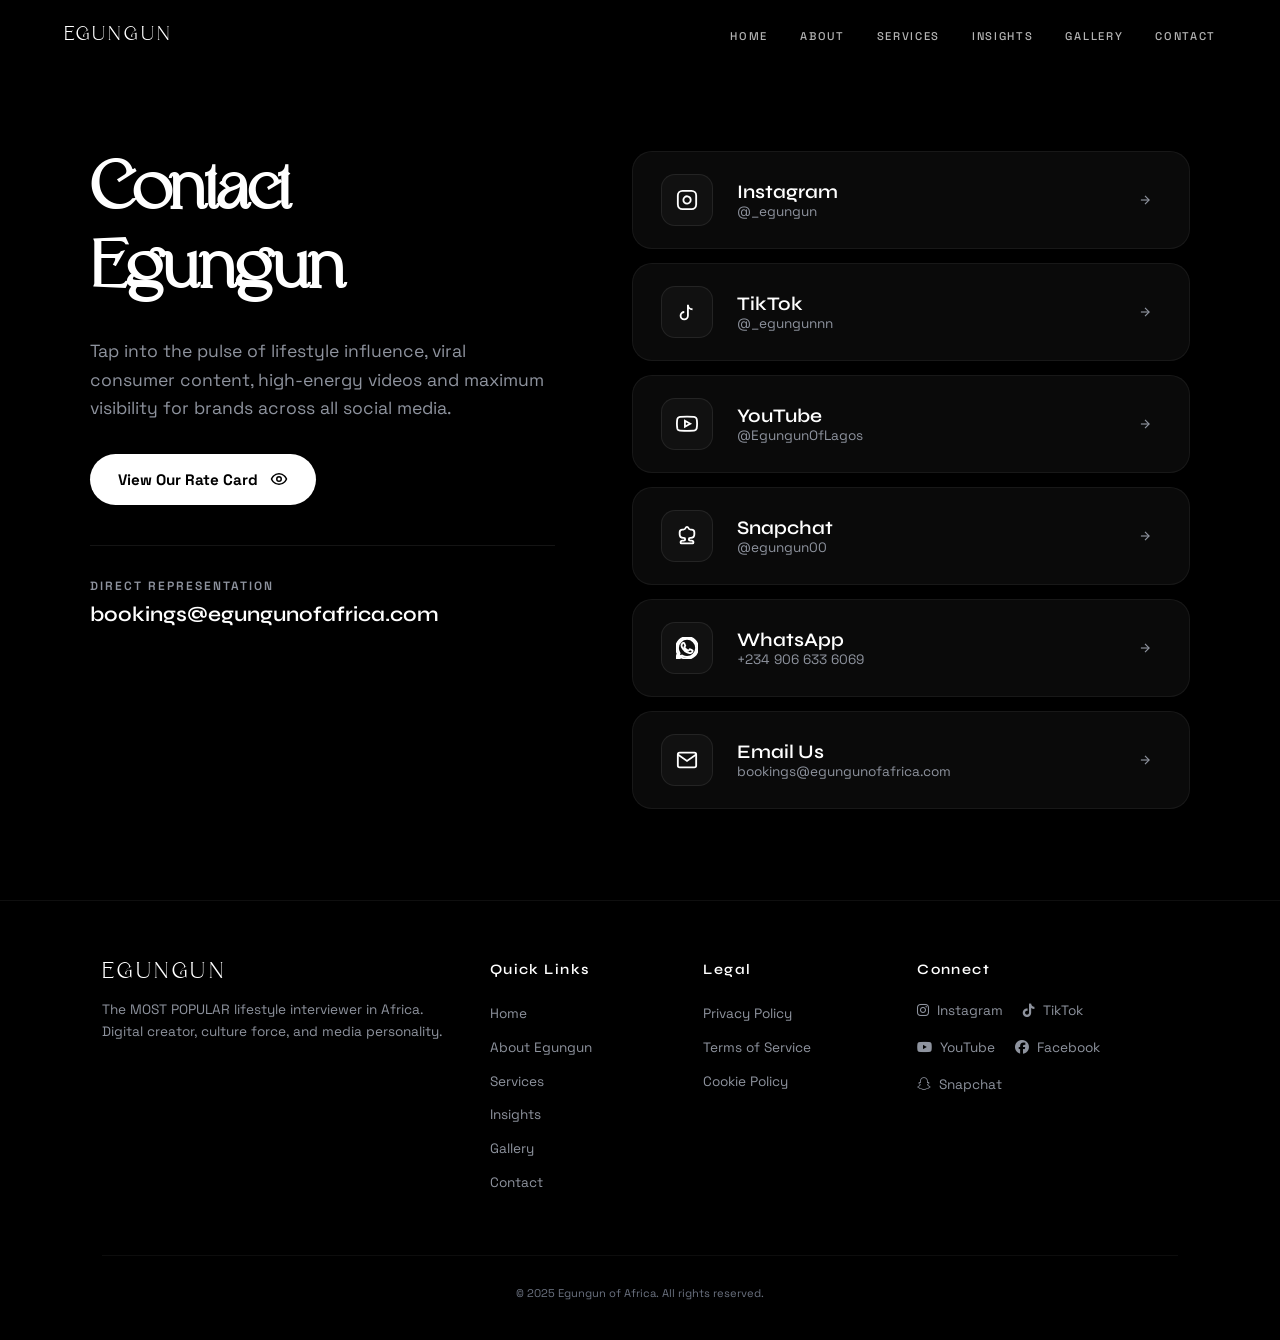
<file: contact.html>
<!DOCTYPE html>
<html lang="en">
<head>
  <meta charset="UTF-8">
  <meta name="viewport" content="width=device-width, initial-scale=1.0, viewport-fit=cover, user-scalable=yes">
  <title>Contact | Egungun of Africa</title>
  
  <link href="https://fonts.googleapis.com/css2?family=Space+Grotesk:wght@300;400;500;600;700&family=Syne:wght@400;500;600;700;800&family=Clash+Display:wght@400;500;600;700&display=swap" rel="stylesheet">
  <link rel="stylesheet" href="https://cdnjs.cloudflare.com/ajax/libs/font-awesome/6.4.0/css/all.min.css">
  
  <style>
    @font-face {
      font-family: 'Milchella';
      src: url('fonts/Milchella-Regular.ttf') format('truetype');
      font-weight: normal;
      font-style: normal;
      font-display: swap;
    }

    * {
      margin: 0;
      padding: 0;
      box-sizing: border-box;
    }

    html {
      scroll-behavior: smooth;
      overflow-x: hidden;
      width: 100%;
    }

    body {
      background: #000000;
      color: #ffffff;
      font-family: 'Space Grotesk', sans-serif;
      overflow-x: hidden;
      width: 100%;
    }

    /* REVEAL ANIMATIONS */
    .reveal {
      opacity: 0;
      transform: translateY(40px);
      transition: all 0.8s cubic-bezier(0.25, 0.46, 0.45, 0.94);
    }
    .reveal.active {
      opacity: 1;
      transform: translateY(0);
    }
    .reveal-left {
      opacity: 0;
      transform: translateX(-40px);
      transition: all 0.8s cubic-bezier(0.25, 0.46, 0.45, 0.94);
    }
    .reveal-left.active {
      opacity: 1;
      transform: translateX(0);
    }
    .reveal-right {
      opacity: 0;
      transform: translateX(40px);
      transition: all 0.8s cubic-bezier(0.25, 0.46, 0.45, 0.94);
    }
    .reveal-right.active {
      opacity: 1;
      transform: translateX(0);
    }
    .delay-1 { transition-delay: 0.1s; }
    .delay-2 { transition-delay: 0.2s; }
    .delay-3 { transition-delay: 0.3s; }
    .delay-4 { transition-delay: 0.4s; }
    .delay-5 { transition-delay: 0.5s; }

    /* NAVIGATION */
    .nav {
      position: fixed;
      top: 0;
      left: 0;
      width: 100%;
      padding: 1.5rem 4rem;
      display: flex;
      justify-content: space-between;
      align-items: center;
      z-index: 1000;
      background: transparent;
      transition: all 0.5s ease;
    }
    .nav.scrolled {
      background: #000000;
      backdrop-filter: blur(10px);
      border-bottom: 1px solid rgba(255,255,255,0.1);
      padding: 1rem 4rem;
    }
    .nav__logo {
      font-family: 'Milchella', 'Syne', serif;
      font-size: 1.3rem;
      letter-spacing: 0.15em;
      color: #ffffff;
      text-decoration: none;
    }
    .nav__links {
      display: flex;
      gap: 2rem;
      list-style: none;
    }
    .nav__links a {
      color: #ffffff;
      text-decoration: none;
      font-size: 0.7rem;
      letter-spacing: 0.15em;
      text-transform: uppercase;
      font-weight: 500;
      opacity: 0.7;
      transition: all 0.3s ease;
    }
    .nav__links a:hover { opacity: 1; }
    .nav__hamburger {
      display: none;
      flex-direction: column;
      gap: 6px;
      cursor: pointer;
    }
    .nav__hamburger span {
      width: 28px;
      height: 2px;
      background: #ffffff;
      transition: all 0.3s ease;
    }

    /* CONTACT WRAPPER */
    .contact-wrapper {
      width: 100%;
      min-height: 100vh;
      padding: clamp(100px, 12vw, 140px) clamp(16px, 5vw, 24px) 80px;
      display: flex;
      align-items: center;
      justify-content: center;
    }
    .contact-container {
      width: 100%;
      max-width: 1100px;
      margin: 0 auto;
      display: flex;
      flex-wrap: wrap;
      gap: clamp(40px, 6vw, 80px);
      align-items: flex-start;
    }

    /* BRAND SIDEBAR */
    .brand-sidebar {
      flex: 1;
      min-width: 250px;
    }
    .contact-title {
      font-family: 'Milchella', 'Syne', serif;
      font-size: clamp(2.8rem, 8vw, 4.5rem);
      font-weight: 700;
      letter-spacing: -0.02em;
      line-height: 1.1;
      color: #ffffff;
      margin-bottom: clamp(20px, 4vw, 28px);
    }
    .contact-desc {
      font-family: 'Space Grotesk', sans-serif;
      font-size: clamp(1rem, 3vw, 1.1rem);
      color: #8e939e;
      line-height: 1.6;
      margin-bottom: 32px;
    }

    /* RATE CARD BUTTON */
    .rate-card-btn {
      display: inline-flex;
      align-items: center;
      gap: 12px;
      background: #ffffff;
      color: #000000;
      text-decoration: none;
      padding: clamp(14px, 2vw, 16px) clamp(24px, 4vw, 28px);
      border-radius: 40px;
      font-family: 'Space Grotesk', sans-serif;
      font-weight: 700;
      font-size: clamp(0.85rem, 2.5vw, 0.95rem);
      margin-bottom: 40px;
      cursor: pointer;
      border: none;
      width: fit-content;
      transition: all 0.4s ease;
    }
    .rate-card-btn:hover {
      background: #cccccc;
      transform: translateY(-3px);
      gap: 16px;
    }
    .rate-card-icon {
      width: 18px;
      height: 18px;
      stroke: #000000;
      stroke-width: 2;
      fill: none;
    }

    /* BOOKING DIRECT */
    .booking-direct {
      padding-top: 32px;
      border-top: 1px solid rgba(255,255,255,0.08);
    }
    .booking-label {
      font-family: 'Space Grotesk', sans-serif;
      font-size: 0.75rem;
      text-transform: uppercase;
      letter-spacing: 2px;
      font-weight: 600;
      color: #8e939e;
      margin-bottom: 8px;
    }
    .booking-email {
      font-family: 'Clash Display', 'Syne', sans-serif;
      font-size: clamp(1rem, 4vw, 1.3rem);
      font-weight: 600;
      color: #ffffff;
      text-decoration: none;
      word-break: break-all;
      transition: opacity 0.3s ease;
      display: inline-block;
    }
    .booking-email:hover { opacity: 0.7; }

    /* SOCIAL GRID */
    .social-grid {
      flex: 1.2;
      min-width: 280px;
      display: flex;
      flex-direction: column;
      gap: 14px;
    }
    .social-card {
      display: flex;
      align-items: center;
      justify-content: space-between;
      padding: clamp(16px, 3vw, 22px) clamp(20px, 4vw, 28px);
      border-radius: 20px;
      background: #0a0a0a;
      border: 1px solid rgba(255,255,255,0.06);
      text-decoration: none;
      color: inherit;
      transition: all 0.4s ease;
      width: 100%;
      cursor: pointer;
    }
    .social-card:hover {
      background: #111112;
      border-color: rgba(255,255,255,0.2);
      transform: translateX(5px);
    }
    .social-meta {
      display: flex;
      align-items: center;
      gap: clamp(16px, 3vw, 24px);
      flex: 1;
    }
    .icon-box {
      display: flex;
      align-items: center;
      justify-content: center;
      width: clamp(44px, 8vw, 52px);
      height: clamp(44px, 8vw, 52px);
      border-radius: 14px;
      background: #111111;
      border: 1px solid rgba(255,255,255,0.08);
      flex-shrink: 0;
      transition: all 0.3s ease;
    }
    .social-card:hover .icon-box {
      background: #ffffff;
    }
    .social-card:hover .network-svg {
      stroke: #000000;
    }
    .network-svg {
      width: clamp(18px, 4vw, 22px);
      height: clamp(18px, 4vw, 22px);
      fill: none;
      stroke: #ffffff;
      stroke-width: 2;
      transition: stroke 0.3s ease;
    }
    .profile-text h3 {
      font-family: 'Clash Display', 'Syne', sans-serif;
      font-size: clamp(1rem, 3.5vw, 1.2rem);
      font-weight: 600;
      color: #ffffff;
    }
    .profile-text p {
      font-family: 'Space Grotesk', sans-serif;
      font-size: clamp(0.75rem, 2.5vw, 0.85rem);
      color: #8e939e;
      font-weight: 400;
    }
    .arrow-indicator {
      display: flex;
      align-items: center;
      justify-content: center;
      width: 32px;
      height: 32px;
      flex-shrink: 0;
    }
    .arrow-svg {
      width: 14px;
      height: 14px;
      stroke: #8e939e;
      stroke-width: 2;
      fill: none;
      transition: stroke 0.3s ease, transform 0.3s ease;
    }
    .social-card:hover .arrow-svg {
      stroke: #ffffff;
      transform: translateX(3px);
    }

    /* FOOTER */
    .footer {
      background: #000000;
      border-top: 1px solid rgba(255,255,255,0.06);
      padding: 60px 8% 40px;
    }
    .footer-container {
      max-width: 1200px;
      margin: 0 auto;
    }
    .footer-grid {
      display: grid;
      grid-template-columns: 2fr 1fr 1fr 1.5fr;
      gap: 40px;
      margin-bottom: 50px;
    }
    .footer-brand .footer-logo {
      font-family: 'Milchella', 'Syne', serif;
      font-size: 1.5rem;
      letter-spacing: 0.15em;
      color: #ffffff;
      margin-bottom: 1rem;
      display: inline-block;
      text-decoration: none;
    }
    .footer-brand p {
      font-family: 'Space Grotesk', sans-serif;
      font-size: 0.85rem;
      color: #8e939e;
      line-height: 1.6;
    }
    .footer-col h4 {
      font-family: 'Clash Display', 'Syne', sans-serif;
      font-size: 0.9rem;
      font-weight: 600;
      letter-spacing: 0.1em;
      margin-bottom: 1.5rem;
      color: #ffffff;
    }
    .footer-col ul {
      list-style: none;
    }
    .footer-col li {
      margin-bottom: 0.8rem;
    }
    .footer-col a {
      font-family: 'Space Grotesk', sans-serif;
      color: #8e939e;
      text-decoration: none;
      font-size: 0.85rem;
      transition: all 0.3s ease;
    }
    .footer-col a:hover {
      color: #ffffff;
      transform: translateX(3px);
      display: inline-block;
    }
    .social-links {
      display: flex;
      gap: 20px;
      flex-wrap: wrap;
    }
    .social-link {
      display: inline-flex;
      align-items: center;
      gap: 8px;
      color: #8e939e;
      text-decoration: none;
      font-family: 'Space Grotesk', sans-serif;
      font-size: 0.8rem;
      transition: all 0.3s ease;
    }
    .social-link:hover {
      color: #ffffff;
      transform: translateY(-2px);
    }
    .footer-bottom {
      text-align: center;
      padding-top: 30px;
      border-top: 1px solid rgba(255,255,255,0.05);
      font-family: 'Space Grotesk', sans-serif;
      font-size: 0.7rem;
      color: #6b7280;
    }

    /* RESPONSIVE */
    @media (max-width: 968px) {
      .nav { padding: 1.5rem 2rem; }
      .nav.scrolled { padding: 1rem 2rem; }
      .nav__hamburger { display: flex; }
      .nav__links {
        position: fixed;
        top: 70px;
        left: -100%;
        width: 100%;
        height: calc(100vh - 70px);
        background: #000000;
        flex-direction: column;
        align-items: center;
        justify-content: center;
        transition: left 0.4s;
        gap: 2rem;
      }
      .nav__links.active { left: 0; }
      .contact-container { flex-direction: column; gap: 40px; }
      .brand-sidebar, .social-grid { width: 100%; flex: auto; }
      .rate-card-btn { width: 100%; justify-content: center; }
      .footer-grid { grid-template-columns: repeat(2, 1fr); gap: 30px; }
    }

    @media (max-width: 600px) {
      .contact-wrapper { padding: 100px 18px 60px; }
      .footer-grid { grid-template-columns: 1fr; text-align: center; }
      .social-links { justify-content: center; }
    }

    /* SCROLLBAR */
    ::-webkit-scrollbar { width: 6px; }
    ::-webkit-scrollbar-track { background: #0a0a0a; }
    ::-webkit-scrollbar-thumb { background: #333333; border-radius: 10px; }
  </style>
</head>
<body>

  <nav class="nav" id="nav">
    <a href="index.html" class="nav__logo">EGUNGUN</a>
    <div class="nav__hamburger" id="hamburger">
      <span></span><span></span><span></span>
    </div>
    <ul class="nav__links" id="navLinks">
      <li><a href="index.html">Home</a></li>
      <li><a href="about.html">About</a></li>
      <li><a href="services.html">Services</a></li>
      <li><a href="insights.html">Insights</a></li>
      <li><a href="gallery.html">Gallery</a></li>
      <li><a href="contact.html">Contact</a></li>
    </ul>
  </nav>

  <main class="contact-wrapper">
    <div class="contact-container">
      
      <!-- Left Side: Brand Statement -->
      <section class="brand-sidebar reveal-left">
        <h1 class="contact-title">Contact<br>Egungun</h1>
        <p class="contact-desc">
          Tap into the pulse of lifestyle influence, viral consumer content, high-energy videos 
          and maximum visibility for brands across all social media.
        </p>
        
        <!-- RATE CARD BUTTON -->
        <a href="ratecard.html" class="rate-card-btn" aria-label="View rate card">
          <span>View Our Rate Card</span>
          <svg viewBox="0 0 24 24" class="rate-card-icon">
            <path d="M2 12s3-7 10-7 10 7 10 7-3 7-10 7-10-7-10-7z"></path>
            <circle cx="12" cy="12" r="3"></circle>
          </svg>
        </a>
        
        <div class="booking-direct">
          <p class="booking-label">Direct Representation</p>
          <a href="mailto:bookings@egungunofafrica.com" class="booking-email">bookings@egungunofafrica.com</a>
        </div>
      </section>

      <!-- Right Side: Social Matrix -->
      <section class="social-grid reveal-right">
        
        <!-- Instagram -->
        <div class="social-card" data-url="https://www.instagram.com/_egungun">
          <div class="social-meta">
            <div class="icon-box">
              <svg viewBox="0 0 24 24" class="network-svg">
                <rect x="2" y="2" width="20" height="20" rx="5" ry="5"></rect>
                <path d="M16 11.37A4 4 0 1 1 12.63 8 4 4 0 0 1 16 11.37z"></path>
                <line x1="17.5" y1="6.5" x2="17.51" y2="6.5"></line>
              </svg>
            </div>
            <div class="profile-text">
              <h3>Instagram</h3>
              <p>@_egungun</p>
            </div>
          </div>
          <div class="arrow-indicator">
            <svg viewBox="0 0 24 24" class="arrow-svg">
              <line x1="5" y1="12" x2="19" y2="12"></line>
              <polyline points="12 5 19 12 12 19"></polyline>
            </svg>
          </div>
        </div>
        
        <!-- TikTok -->
        <div class="social-card" data-url="https://www.tiktok.com/@_egungunnn">
          <div class="social-meta">
            <div class="icon-box">
              <svg viewBox="0 0 24 24" class="network-svg">
                <path d="M9 12a4 4 0 1 0 4 4V4a5 5 0 0 0 5 5"></path>
              </svg>
            </div>
            <div class="profile-text">
              <h3>TikTok</h3>
              <p>@_egungunnn</p>
            </div>
          </div>
          <div class="arrow-indicator">
            <svg viewBox="0 0 24 24" class="arrow-svg">
              <line x1="5" y1="12" x2="19" y2="12"></line>
              <polyline points="12 5 19 12 12 19"></polyline>
            </svg>
          </div>
        </div>
        
        <!-- YouTube -->
        <div class="social-card" data-url="https://www.youtube.com/@EGUNGUNOFLAGOS">
          <div class="social-meta">
            <div class="icon-box">
              <svg viewBox="0 0 24 24" class="network-svg">
                <path d="M22.54 6.42a2.78 2.78 0 0 0-1.94-2C18.88 4 12 4 12 4s-6.88 0-8.6.46a2.78 2.78 0 0 0-1.94 2A29 29 0 0 0 1 11.75a29 29 0 0 0 .46 5.33A2.78 2.78 0 0 0 3.4 19c1.72.46 8.6.46 8.6.46s6.88 0 8.6-.46a2.78 2.78 0 0 0 1.94-2 29 29 0 0 0 .46-5.25 29 29 0 0 0-.46-5.33z"></path>
                <polygon points="9.75 15.02 15.5 11.75 9.75 8.48 9.75 15.02"></polygon>
              </svg>
            </div>
            <div class="profile-text">
              <h3>YouTube</h3>
              <p>@EgungunOfLagos</p>
            </div>
          </div>
          <div class="arrow-indicator">
            <svg viewBox="0 0 24 24" class="arrow-svg">
              <line x1="5" y1="12" x2="19" y2="12"></line>
              <polyline points="12 5 19 12 12 19"></polyline>
            </svg>
          </div>
        </div>
        
        <!-- Snapchat -->
        <div class="social-card" data-url="https://www.snapchat.com/add/egungun00">
          <div class="social-meta">
            <div class="icon-box">
              <svg viewBox="0 0 24 24" class="network-svg">
                <path d="M12 2c-.64 0-1.18.37-1.4 1-.41 1.21-1.39 2-2.6 2H7c-1.66 0-3 1.34-3 3v2c0 2.5 1.5 4 4 4h.5c.83 0 1.5.67 1.5 1.5s-.67 1.5-1.5 1.5H7c-1.1 0-2 .9-2 2 0 .55.45 1 1 1h12c.55 0 1-.45 1-1 0-1.1-.9-2-2-2h-1.5c-.83 0-1.5-.67-1.5-1.5s.67-1.5 1.5-1.5h.5c2.5 0 4-1.5 4-4v-2c0-1.66-1.34-3-3-3h-1c-1.21 0-2.19-.79-2.6-2-.22-.63-.76-1-1.4-1z"></path>
              </svg>
            </div>
            <div class="profile-text">
              <h3>Snapchat</h3>
              <p>@egungun00</p>
            </div>
          </div>
          <div class="arrow-indicator">
            <svg viewBox="0 0 24 24" class="arrow-svg">
              <line x1="5" y1="12" x2="19" y2="12"></line>
              <polyline points="12 5 19 12 12 19"></polyline>
            </svg>
          </div>
        </div>

        <!-- WhatsApp -->
        <div class="social-card" data-url="https://wa.me/2349066336069">
          <div class="social-meta">
            <div class="icon-box">
              <svg viewBox="0 0 24 24" class="network-svg">
                <path d="M17.472 14.382c-.297-.149-1.758-.867-2.03-.967-.273-.099-.471-.148-.67.15-.197.297-.767.966-.94 1.164-.173.199-.347.223-.644.075-.297-.15-1.255-.463-2.39-1.475-.883-.788-1.48-1.761-1.653-2.059-.173-.297-.018-.458.13-.606.134-.133.298-.347.446-.52.149-.174.198-.298.298-.497.099-.198.05-.371-.025-.52-.075-.149-.669-1.612-.916-2.207-.242-.579-.487-.5-.669-.51-.173-.008-.371-.01-.57-.01-.198 0-.52.074-.792.372-.272.297-1.04 1.016-1.04 2.479 0 1.462 1.065 2.875 1.213 3.074.149.198 2.096 3.2 5.077 4.487.709.306 1.262.489 1.694.625.712.227 1.36.195 1.871.118.571-.085 1.758-.719 2.006-1.413.248-.694.248-1.289.173-1.413-.074-.124-.272-.198-.57-.347m-5.421 7.403h-.004a9.87 9.87 0 01-5.031-1.378l-.361-.214-3.741.982.998-3.648-.235-.374a9.86 9.86 0 01-1.51-5.26c.001-5.45 4.436-9.884 9.888-9.884 2.64 0 5.122 1.03 6.988 2.898a9.825 9.825 0 012.893 6.994c-.003 5.45-4.437 9.884-9.885 9.884m8.413-18.297A11.815 11.815 0 0012.05 0C5.495 0 .16 5.335.157 11.892c0 2.096.547 4.142 1.588 5.945L.057 24l6.305-1.654a11.882 11.882 0 005.683 1.448h.005c6.554 0 11.89-5.335 11.893-11.893a11.821 11.821 0 00-3.48-8.413z"/>
              </svg>
            </div>
            <div class="profile-text">
              <h3>WhatsApp</h3>
              <p>+234 906 633 6069</p>
            </div>
          </div>
          <div class="arrow-indicator">
            <svg viewBox="0 0 24 24" class="arrow-svg">
              <line x1="5" y1="12" x2="19" y2="12"></line>
              <polyline points="12 5 19 12 12 19"></polyline>
            </svg>
          </div>
        </div>
        
        <!-- Email -->
        <div class="social-card" data-email="mailto:bookings@egungunofafrica.com">
          <div class="social-meta">
            <div class="icon-box">
              <svg viewBox="0 0 24 24" class="network-svg">
                <path d="M4 4h16c1.1 0 2 .9 2 2v12c0 1.1-.9 2-2 2H4c-1.1 0-2-.9-2-2V6c0-1.1.9-2 2-2z"></path>
                <polyline points="22,6 12,13 2,6"></polyline>
              </svg>
            </div>
            <div class="profile-text">
              <h3>Email Us</h3>
              <p>bookings@egungunofafrica.com</p>
            </div>
          </div>
          <div class="arrow-indicator">
            <svg viewBox="0 0 24 24" class="arrow-svg">
              <line x1="5" y1="12" x2="19" y2="12"></line>
              <polyline points="12 5 19 12 12 19"></polyline>
            </svg>
          </div>
        </div>
      </section>
    </div>
  </main>

  <footer class="footer">
    <div class="footer-container">
      <div class="footer-grid">
        <div class="footer-brand">
          <a href="index.html" class="footer-logo">EGUNGUN</a>
          <p>The MOST POPULAR lifestyle interviewer in Africa. Digital creator, culture force, and media personality.</p>
        </div>
        <div class="footer-col">
          <h4>Quick Links</h4>
          <ul>
            <li><a href="index.html">Home</a></li>
            <li><a href="about.html">About Egungun</a></li>
            <li><a href="services.html">Services</a></li>
            <li><a href="insights.html">Insights</a></li>
            <li><a href="gallery.html">Gallery</a></li>
            <li><a href="contact.html">Contact</a></li>
          </ul>
        </div>
        <div class="footer-col">
          <h4>Legal</h4>
          <ul>
            <li><a href="#">Privacy Policy</a></li>
            <li><a href="#">Terms of Service</a></li>
            <li><a href="#">Cookie Policy</a></li>
          </ul>
        </div>
        <div class="footer-col">
          <h4>Connect</h4>
          <div class="social-links">
            <a href="https://www.instagram.com/_egungun" target="_blank" class="social-link"><i class="fab fa-instagram"></i> Instagram</a>
            <a href="https://www.tiktok.com/@_egungunnn" target="_blank" class="social-link"><i class="fab fa-tiktok"></i> TikTok</a>
            <a href="https://www.youtube.com/@EgungunOfLagos" target="_blank" class="social-link"><i class="fab fa-youtube"></i> YouTube</a>
            <a href="https://www.facebook.com/egunguncomic/" target="_blank" class="social-link"><i class="fab fa-facebook"></i> Facebook</a>
            <a href="https://www.snapchat.com/t/DswsNu04" target="_blank" class="social-link"><i class="fab fa-snapchat"></i> Snapchat</a>
          </div>
        </div>
      </div>
      <div class="footer-bottom">
        <p>© 2025 Egungun of Africa. All rights reserved.
      </div>
    </div>
  </footer>

  <script>
    // ==============================================
    // REVEAL ANIMATIONS
    // ==============================================
    const revealElements = document.querySelectorAll('.reveal, .reveal-left, .reveal-right');
    const revealObserver = new IntersectionObserver((entries) => {
      entries.forEach(entry => {
        if (entry.isIntersecting) {
          entry.target.classList.add('active');
          revealObserver.unobserve(entry.target);
        }
      });
    }, { threshold: 0.1, rootMargin: '0px 0px -50px 0px' });
    revealElements.forEach(el => revealObserver.observe(el));

    // ==============================================
    // NAVIGATION
    // ==============================================
    const nav = document.getElementById('nav');
    const hamburger = document.getElementById('hamburger');
    const navLinks = document.getElementById('navLinks');

    window.addEventListener('scroll', () => {
      if (window.scrollY > 70) nav.classList.add('scrolled');
      else nav.classList.remove('scrolled');
    });

    if (hamburger) {
      hamburger.addEventListener('click', () => navLinks.classList.toggle('active'));
    }

    document.querySelectorAll('.nav__links a').forEach(link => {
      link.addEventListener('click', () => navLinks.classList.remove('active'));
    });

    // ==============================================
    // SOCIAL CARD CLICK HANDLER - OPENS IN NEW TAB
    // ==============================================
    function openInNewTab(url) {
      window.open(url, '_blank', 'noopener,noreferrer');
    }

    document.querySelectorAll('.social-card').forEach(card => {
      card.addEventListener('click', (e) => {
        const url = card.getAttribute('data-url');
        const email = card.getAttribute('data-email');
        
        if (url) {
          openInNewTab(url);
        } else if (email) {
          window.location.href = email;
        }
      });
    });
  </script>
</body>
</html>
</file>
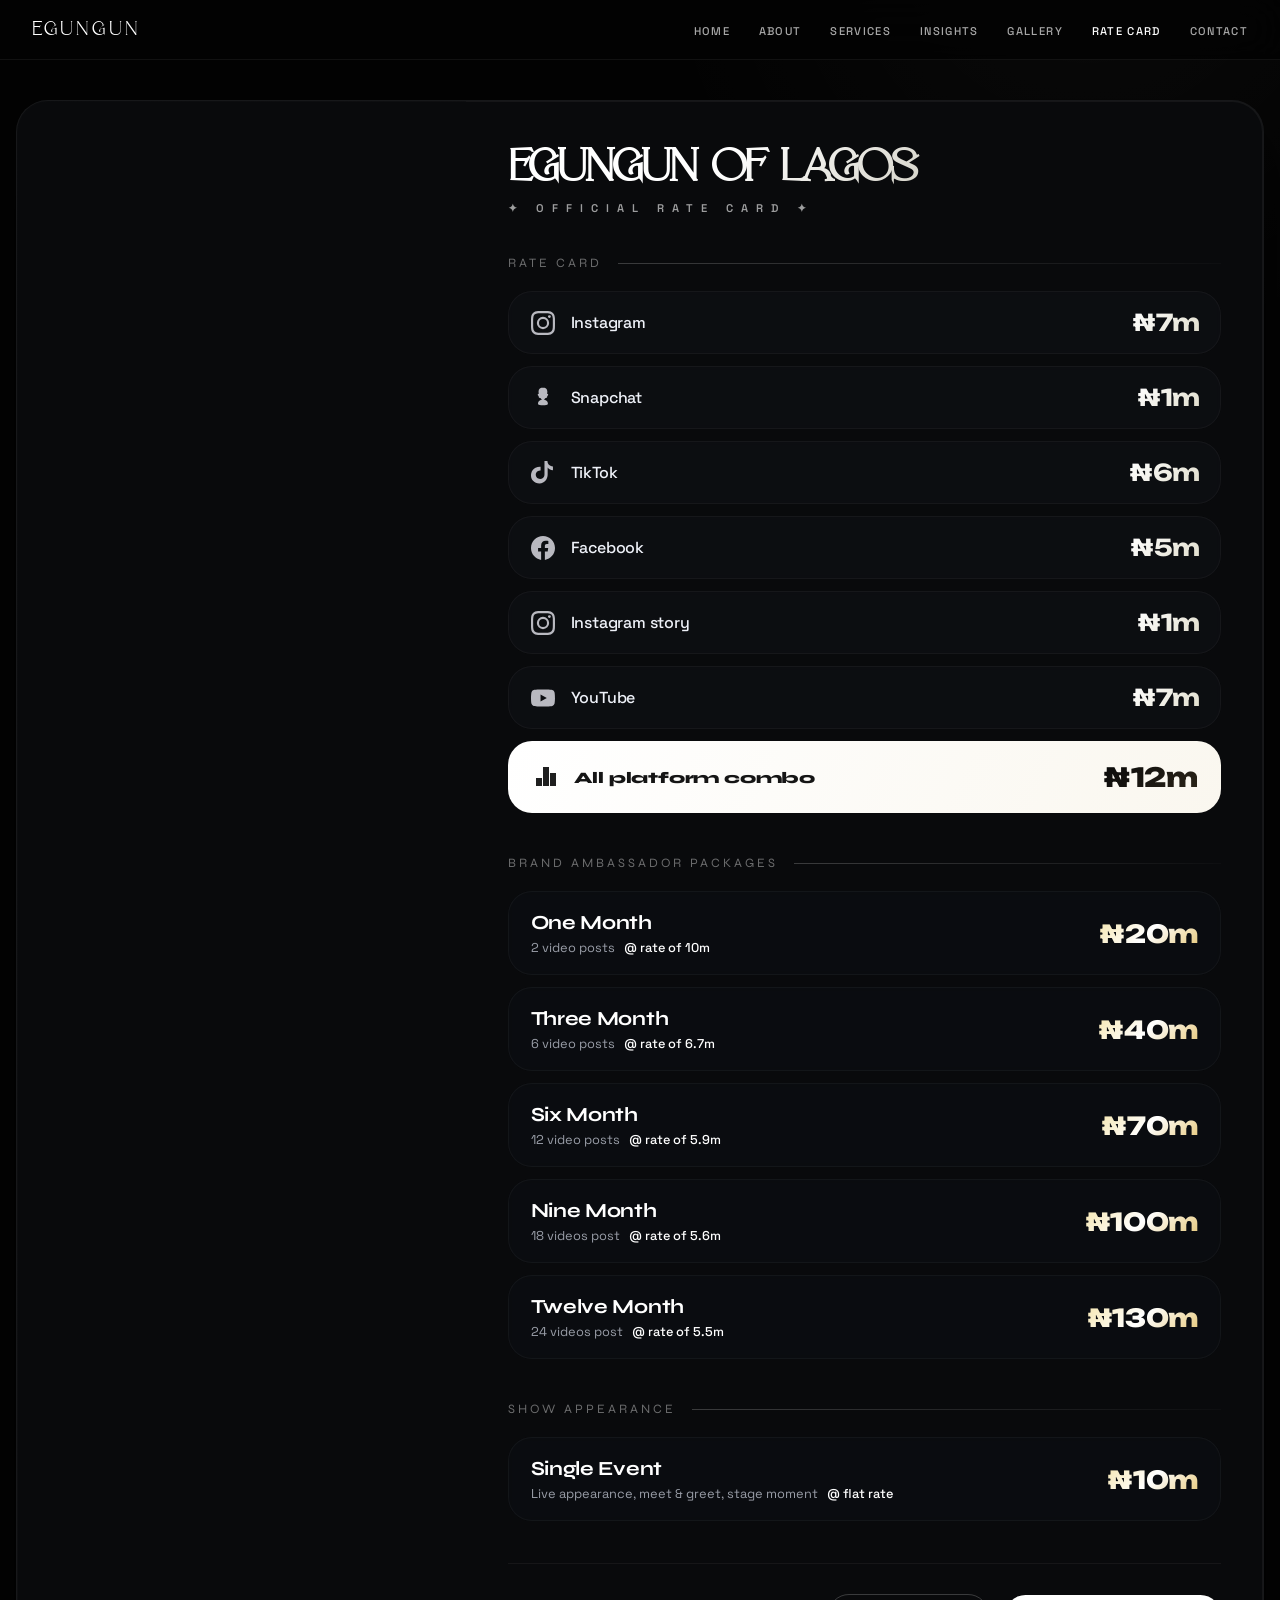
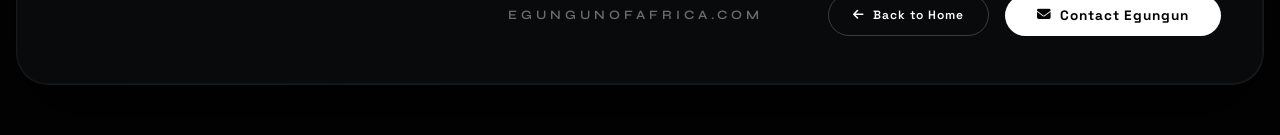
<file: ratecard.html>
<!DOCTYPE html>
<html lang="en">
<head>
  <meta charset="UTF-8">
  <meta name="viewport" content="width=device-width, initial-scale=1.0, viewport-fit=cover, user-scalable=yes">
  <title>Rate Card | Egungun of Africa</title>
  
  <link href="https://fonts.googleapis.com/css2?family=Space+Grotesk:wght@400;500;600;700&family=Syne:wght@700;800&family=Unbounded:wght@500;600;700;800&display=swap" rel="stylesheet">
  <link rel="stylesheet" href="https://cdnjs.cloudflare.com/ajax/libs/font-awesome/6.4.0/css/all.min.css">
  
  <style>
    @font-face {
      font-family: 'Milchella';
      src: url('fonts/Milchella-Regular.ttf') format('truetype');
      font-weight: normal;
      font-style: normal;
      font-display: swap;
    }

    * { margin: 0; padding: 0; box-sizing: border-box; -webkit-tap-highlight-color: transparent; }

    /* ========== NAVIGATION ========== */
    .nav {
      position: fixed;
      top: 0;
      left: 0;
      width: 100%;
      padding: 1.2rem 2rem;
      display: flex;
      justify-content: space-between;
      align-items: center;
      z-index: 1000;
      background: rgba(3,3,3,0.85);
      backdrop-filter: blur(20px);
      border-bottom: 1px solid rgba(255,255,255,0.06);
      transition: all 0.3s ease;
    }
    .nav__logo {
      font-family: 'Milchella', 'Syne', serif;
      font-size: 1.3rem;
      letter-spacing: 0.15em;
      color: #ffffff;
      text-decoration: none;
      transition: opacity 0.3s ease;
    }
    .nav__logo:hover {
      opacity: 0.8;
    }
    .nav__links {
      display: flex;
      gap: 1.8rem;
      list-style: none;
      align-items: center;
    }
    .nav__links a {
      color: #ffffff;
      text-decoration: none;
      font-size: 0.7rem;
      letter-spacing: 0.12em;
      text-transform: uppercase;
      font-weight: 500;
      opacity: 0.65;
      transition: all 0.3s ease;
      font-family: 'Space Grotesk', sans-serif;
    }
    .nav__links a:hover {
      opacity: 1;
    }
    .nav__links a.nav-active {
      opacity: 1;
      color: #ffffff;
    }
    .nav__hamburger {
      display: none;
      flex-direction: column;
      gap: 5px;
      cursor: pointer;
      background: none;
      border: none;
      padding: 4px;
    }
    .nav__hamburger span {
      width: 24px;
      height: 2px;
      background: #ffffff;
      transition: all 0.3s ease;
    }

    /* ========== BODY ========== */
    body {
      background: #030303;
      font-family: 'Space Grotesk', sans-serif;
      color: #ffffff;
      padding: 100px 16px 50px 16px;
      display: flex;
      justify-content: center;
      align-items: flex-start;
      min-height: 100vh;
      overflow-x: hidden;
      position: relative;
    }
    body::before {
      content: '';
      position: absolute;
      width: 70vmax;
      height: 70vmax;
      background: radial-gradient(circle, rgba(255,255,255,0.03) 0%, rgba(0,0,0,0) 70%);
      top: -30%;
      right: -20%;
      pointer-events: none;
      z-index: 0;
    }

    .rate-card-wrapper {
      max-width: 1280px;
      width: 100%;
      background: #090a0c;
      border-radius: 32px;
      border: 1px solid rgba(255, 255, 255, 0.06);
      display: flex;
      flex-wrap: wrap;
      position: relative;
      z-index: 2;
      box-shadow: 0 30px 70px rgba(0,0,0,0.7), 0 0 0 1px rgba(255,255,255,0.05) inset;
      overflow: hidden;
    }
    .left-image-side {
      flex: 0 0 36%;
      background-image: url('https://i.imgur.com/OdWdg0a.jpeg');
      background-size: cover;
      background-position: 50% 30%;
      position: relative;
      min-height: 580px;
    }
    .left-image-side::after {
      content: '';
      position: absolute;
      top: 0;
      left: 0;
      width: 100%;
      height: 100%;
      background: linear-gradient(105deg, rgba(9,10,12,0.92) 0%, rgba(9,10,12,0.4) 70%, transparent 100%);
      pointer-events: none;
    }
    .content-layer {
      flex: 1;
      padding: 44px 42px 48px 42px;
      background: transparent;
      position: relative;
      z-index: 3;
    }
    .header-area {
      margin-bottom: 40px;
    }
    .header-area h1 {
      font-family: 'Milchella', 'Syne', sans-serif;
      font-size: 3rem;
      font-weight: 800;
      text-transform: uppercase;
      line-height: 1;
      letter-spacing: -2px;
      background: linear-gradient(135deg, #FFFFFF 30%, #B9B6A5 80%);
      background-clip: text;
      -webkit-background-clip: text;
      color: transparent;
      margin-bottom: 8px;
    }
    .header-area .tag {
      font-size: 0.7rem;
      letter-spacing: 8px;
      text-transform: uppercase;
      color: #ffffff;
      opacity: 0.6;
      font-weight: 600;
    }
    .section-block {
      margin-bottom: 42px;
    }
    .section-label {
      font-family: 'Syne', sans-serif;
      font-size: 0.8rem;
      text-transform: uppercase;
      color: rgba(255,255,255,0.4);
      letter-spacing: 3px;
      margin-bottom: 20px;
      display: flex;
      align-items: center;
      gap: 16px;
    }
    .section-label::after {
      content: '';
      flex: 1;
      height: 1px;
      background: linear-gradient(90deg, rgba(255,255,255,0.2), rgba(255,255,255,0.02));
    }
    .grid-matrix {
      display: grid;
      grid-template-columns: 1fr;
      gap: 12px;
    }
    .matrix-cell {
      background: rgba(15, 17, 20, 0.7);
      border: 1px solid rgba(255, 255, 255, 0.04);
      border-radius: 24px;
      padding: 16px 20px;
      display: flex;
      justify-content: space-between;
      align-items: center;
      backdrop-filter: blur(2px);
      transition: all 0.3s ease;
    }
    .matrix-cell:hover {
      background: rgba(30, 33, 38, 0.85);
      border-color: rgba(255, 255, 255, 0.15);
    }
    .platform-meta {
      display: flex;
      align-items: center;
      gap: 14px;
    }
    .platform-icon {
      width: 28px;
      height: 28px;
      display: flex;
      align-items: center;
      justify-content: center;
      flex-shrink: 0;
    }
    .platform-icon svg {
      width: 24px;
      height: 24px;
      fill: #b9b9c0;
      transition: fill 0.2s;
    }
    .matrix-cell:hover .platform-icon svg {
      fill: #ffffff;
    }
    .cell-title {
      font-weight: 500;
      font-size: 1rem;
      color: #eef1f8;
      letter-spacing: -0.2px;
    }
    .cell-value {
      font-family: 'Unbounded', 'Syne', 'Space Grotesk', sans-serif;
      font-weight: 700;
      font-size: 1.45rem;
      letter-spacing: -0.02em;
      background: linear-gradient(135deg, #fff, #e0ddcc);
      background-clip: text;
      -webkit-background-clip: text;
      color: transparent;
      white-space: normal;
      flex-shrink: 0;
      margin-left: 12px;
    }
    .combo-cell-feature {
      background: linear-gradient(115deg, #ffffff 0%, #faf7ef 100%);
      border: none;
      padding: 20px 24px;
    }
    .combo-cell-feature .cell-value {
      font-family: 'Unbounded', 'Syne', sans-serif;
      font-weight: 800;
      font-size: 1.65rem;
      background: linear-gradient(135deg, #0a0a0a, #2a2418);
      background-clip: text;
      -webkit-background-clip: text;
      color: transparent;
    }
    .combo-cell-feature .cell-title {
      color: #151515;
      font-weight: 800;
      font-family: 'Syne', sans-serif;
    }
    .combo-cell-feature .platform-icon svg {
      fill: #1f1f1f;
    }
    .combo-cell-feature:hover {
      background: #ffffff;
    }
    .deck-stack {
      display: flex;
      flex-direction: column;
      gap: 12px;
    }
    .deck-card {
      background: rgba(12, 14, 19, 0.65);
      border: 1px solid rgba(255, 255, 255, 0.04);
      border-radius: 24px;
      padding: 18px 22px;
      display: flex;
      justify-content: space-between;
      align-items: center;
      gap: 16px;
      flex-wrap: wrap;
      backdrop-filter: blur(2px);
      position: relative;
      transition: all 0.3s ease;
    }
    .deck-card::before {
      content: '';
      position: absolute;
      left: 0;
      top: 15%;
      height: 70%;
      width: 3px;
      background: #ffffff;
      border-radius: 3px;
      opacity: 0;
      transition: opacity 0.2s;
    }
    .deck-card:hover {
      background: rgba(30, 34, 44, 0.9);
      border-color: rgba(255, 255, 255, 0.2);
    }
    .deck-card:hover::before {
      opacity: 1;
    }
    .deck-meta h3 {
      font-family: 'Syne', sans-serif;
      font-size: 1.25rem;
      font-weight: 700;
      margin-bottom: 4px;
      letter-spacing: -0.3px;
    }
    .deck-desc {
      color: #9a9ea8;
      font-size: 0.8rem;
    }
    .deck-desc em {
      font-style: normal;
      color: #ffffff;
      font-weight: 500;
      margin-left: 6px;
    }
    .deck-price {
      font-family: 'Unbounded', 'Syne', sans-serif;
      font-size: 1.55rem;
      font-weight: 800;
      background: linear-gradient(135deg, #f5e6b0, #ffffff, #e6c87a);
      background-clip: text;
      -webkit-background-clip: text;
      color: transparent;
      letter-spacing: -0.3px;
      white-space: nowrap;
    }
    .footer-action-panel {
      display: flex;
      justify-content: space-between;
      align-items: center;
      margin-top: 42px;
      padding-top: 30px;
      border-top: 1px solid rgba(255,255,255,0.05);
      flex-wrap: wrap;
      gap: 16px;
    }
    .footer-signature {
      font-family: 'Syne', sans-serif;
      font-size: 0.8rem;
      text-transform: uppercase;
      letter-spacing: 4px;
      color: rgba(255,255,255,0.4);
      font-weight: 600;
    }
    .footer-links {
      display: flex;
      gap: 16px;
      align-items: center;
      flex-wrap: wrap;
    }
    .back-home-btn {
      background: transparent;
      color: #ffffff;
      text-decoration: none;
      padding: 12px 24px;
      border-radius: 40px;
      font-weight: 600;
      font-size: 0.75rem;
      letter-spacing: 1px;
      transition: all 0.3s ease;
      border: 1px solid rgba(255,255,255,0.2);
      display: inline-flex;
      align-items: center;
      gap: 8px;
      cursor: pointer;
      font-family: 'Space Grotesk', sans-serif;
    }
    .back-home-btn:hover {
      border-color: rgba(255,255,255,0.5);
      background: rgba(255,255,255,0.05);
    }
    .booking-btn {
      background: #ffffff;
      color: #030303;
      text-decoration: none;
      padding: 12px 32px;
      border-radius: 40px;
      font-weight: 700;
      font-size: 0.85rem;
      letter-spacing: 1px;
      transition: all 0.3s ease;
      border: none;
      display: inline-flex;
      align-items: center;
      gap: 8px;
      cursor: pointer;
      font-family: 'Space Grotesk', sans-serif;
    }
    .booking-btn:hover {
      background: #dddddd;
      transform: translateY(-2px);
    }

    /* Show appearance card styling - matches brand ambassador packages */
    .appearance-card {
      background: rgba(12, 14, 19, 0.65);
      border: 1px solid rgba(255, 255, 255, 0.04);
      border-radius: 24px;
      padding: 18px 22px;
      display: flex;
      justify-content: space-between;
      align-items: center;
      gap: 16px;
      flex-wrap: wrap;
      backdrop-filter: blur(2px);
      position: relative;
      transition: all 0.3s ease;
    }
    .appearance-card::before {
      content: '';
      position: absolute;
      left: 0;
      top: 15%;
      height: 70%;
      width: 3px;
      background: #ffffff;
      border-radius: 3px;
      opacity: 0;
      transition: opacity 0.2s;
    }
    .appearance-card:hover {
      background: rgba(30, 34, 44, 0.9);
      border-color: rgba(255, 255, 255, 0.2);
    }
    .appearance-card:hover::before {
      opacity: 1;
    }
    .appearance-meta h3 {
      font-family: 'Syne', sans-serif;
      font-size: 1.25rem;
      font-weight: 700;
      margin-bottom: 4px;
      letter-spacing: -0.3px;
    }
    .appearance-desc {
      color: #9a9ea8;
      font-size: 0.8rem;
    }
    .appearance-desc em {
      font-style: normal;
      color: #ffffff;
      font-weight: 500;
      margin-left: 6px;
    }
    .appearance-price {
      font-family: 'Unbounded', 'Syne', sans-serif;
      font-size: 1.55rem;
      font-weight: 800;
      background: linear-gradient(135deg, #f5e6b0, #ffffff, #e6c87a);
      background-clip: text;
      -webkit-background-clip: text;
      color: transparent;
      letter-spacing: -0.3px;
      white-space: nowrap;
    }

    /* ========== RESPONSIVE ========== */
    @media (max-width: 968px) {
      .nav {
        padding: 1rem 1.5rem;
      }
      .nav__hamburger {
        display: flex;
      }
      .nav__links {
        position: fixed;
        top: 60px;
        left: -100%;
        width: 100%;
        height: calc(100vh - 60px);
        background: rgba(3,3,3,0.98);
        backdrop-filter: blur(20px);
        flex-direction: column;
        align-items: center;
        justify-content: center;
        transition: left 0.3s ease;
        gap: 2rem;
      }
      .nav__links.active {
        left: 0;
      }
      .nav__links a {
        font-size: 0.9rem;
        letter-spacing: 0.15em;
      }
    }

    @media (max-width: 768px) {
      body {
        padding: 80px 14px 40px;
      }
      .rate-card-wrapper {
        flex-direction: column;
        border-radius: 28px;
      }
      .left-image-side {
        min-height: 220px;
        flex: auto;
        width: 100%;
        background-position: 50% 35%;
      }
      .content-layer {
        padding: 24px 18px 32px;
      }
      .header-area h1 {
        font-size: 2rem;
        letter-spacing: -1px;
      }
      .header-area .tag {
        letter-spacing: 5px;
        font-size: 0.6rem;
      }
      .section-block {
        margin-bottom: 32px;
      }
      .section-label {
        font-size: 0.7rem;
        letter-spacing: 2px;
        margin-bottom: 16px;
      }
      .matrix-cell {
        padding: 14px 16px;
        border-radius: 20px;
      }
      .cell-title {
        font-size: 0.9rem;
      }
      .cell-value {
        font-size: 1.3rem;
      }
      .combo-cell-feature {
        padding: 16px 20px;
      }
      .combo-cell-feature .cell-value {
        font-size: 1.5rem;
      }
      .deck-card {
        flex-direction: column;
        align-items: flex-start;
        padding: 16px 18px;
        gap: 12px;
      }
      .deck-price {
        font-size: 1.4rem;
        white-space: normal;
      }
      .appearance-card {
        flex-direction: column;
        align-items: flex-start;
        padding: 16px 18px;
        gap: 12px;
      }
      .appearance-price {
        font-size: 1.4rem;
        white-space: normal;
      }
      .footer-action-panel {
        flex-direction: column;
        text-align: center;
        margin-top: 32px;
        padding-top: 24px;
        gap: 14px;
      }
      .footer-links {
        flex-direction: column;
        width: 100%;
        gap: 10px;
      }
      .back-home-btn,
      .booking-btn {
        width: 100%;
        text-align: center;
        justify-content: center;
        padding: 12px 20px;
      }
    }
    @media (max-width: 480px) {
      body {
        padding: 72px 12px 32px;
      }
      .content-layer {
        padding: 20px 14px 26px;
      }
      .header-area h1 {
        font-size: 1.75rem;
      }
      .cell-value {
        font-size: 1.2rem;
      }
      .deck-price {
        font-size: 1.3rem;
      }
      .appearance-price {
        font-size: 1.3rem;
      }
      .nav {
        padding: 0.9rem 1rem;
      }
      .nav__logo {
        font-size: 1.1rem;
      }
    }
    html {
      overflow-x: hidden;
      width: 100%;
      position: relative;
    }
  </style>
</head>
<body>

  <!-- ========== NAVIGATION ========== -->
  <nav class="nav" id="nav">
    <a href="index.html" class="nav__logo">EGUNGUN</a>
    <button class="nav__hamburger" id="hamburger" aria-label="Menu">
      <span></span><span></span><span></span>
    </button>
    <ul class="nav__links" id="navLinks">
      <li><a href="index.html">Home</a></li>
      <li><a href="about.html">About</a></li>
      <li><a href="services.html">Services</a></li>
      <li><a href="insights.html">Insights</a></li>
      <li><a href="gallery.html">Gallery</a></li>
      <li><a href="ratecard.html" class="nav-active">Rate Card</a></li>
      <li><a href="contact.html">Contact</a></li>
    </ul>
  </nav>

  <div class="rate-card-wrapper">
    <div class="left-image-side"></div>
    <div class="content-layer">
      <div class="header-area">
        <h1>Egungun of Lagos</h1>
        <div class="tag">✦ OFFICIAL RATE CARD ✦</div>
      </div>

      <div class="section-block">
        <div class="section-label">Rate Card</div>
        <div class="grid-matrix">
          <div class="matrix-cell">
            <div class="platform-meta">
              <div class="platform-icon"><svg viewBox="0 0 24 24" fill="currentColor"><path d="M12 2.163c3.204 0 3.584.012 4.85.07 3.252.148 4.771 1.691 4.919 4.919.058 1.265.069 1.645.069 4.849 0 3.205-.012 3.584-.069 4.849-.149 3.225-1.664 4.771-4.919 4.919-1.266.058-1.644.07-4.85.07-3.204 0-3.584-.012-4.849-.07-3.26-.149-4.771-1.699-4.919-4.92-.058-1.265-.07-1.644-.07-4.849 0-3.204.013-3.583.07-4.849.149-3.227 1.664-4.771 4.919-4.919 1.266-.057 1.645-.069 4.849-.069zM12 0C8.741 0 8.333.014 7.053.072 2.695.272.273 2.69.073 7.051.014 8.333 0 8.741 0 12c0 3.259.014 3.668.072 4.948.2 4.358 2.618 6.78 6.98 6.98 1.281.058 1.689.072 4.948.072 3.259 0 3.668-.014 4.948-.072 4.354-.2 6.782-2.618 6.979-6.98.059-1.28.073-1.689.073-4.948 0-3.259-.014-3.667-.072-4.947-.196-4.354-2.617-6.78-6.979-6.98C15.668.014 15.259 0 12 0zm0 5.838a6.162 6.162 0 100 12.324 6.162 6.162 0 000-12.324zM12 16a4 4 0 110-8 4 4 0 010 8zm6.406-11.845a1.44 1.44 0 100 2.881 1.44 1.44 0 000-2.881z"/></svg></div>
              <span class="cell-title">Instagram</span>
            </div>
            <span class="cell-value" data-val="7">₦0m</span>
          </div>
          <div class="matrix-cell">
            <div class="platform-meta">
              <div class="platform-icon"><svg viewBox="0 0 24 24" fill="currentColor"><path d="M12 1.5c-2.43 0-4.47 1.44-4.47 4.14 0 .54.12 1.35.42 1.91-.72.15-1.23.51-1.23 1.2 0 .6.39 1.05.99 1.23-.03.15-.05.33-.05.48 0 1.02.87 1.56 2.1 1.83.24.48.63.96 1.26 1.23-.87.24-1.89.69-2.61 1.32-.87.75-1.41 1.74-1.41 2.7 0 .24.06.48.15.69.45.87 2.16.93 4.8.93s4.35-.06 4.8-.93c.09-.21.15-.45.15-.69 0-.96-.54-1.95-1.41-2.7-.72-.63-1.74-1.08-2.61-1.32.63-.27 1.02-.75 1.26-1.23 1.23-.27 2.1-.81 2.1-1.83 0-.15-.02-.33-.05-.48.6-.18.99-.63.99-1.23 0-.69-.51-1.05-1.23-1.2.3-.56.42-1.37.42-1.91 0-2.7-2.04-4.14-4.47-4.14z"/></svg></div>
              <span class="cell-title">Snapchat</span>
            </div>
            <span class="cell-value" data-val="1">₦0m</span>
          </div>
          <div class="matrix-cell">
            <div class="platform-meta">
              <div class="platform-icon"><svg viewBox="0 0 24 24" fill="currentColor"><path d="M12.525.02c1.31-.02 2.61-.01 3.91-.02.08 1.53.63 3.05 1.78 4.07 1.02.9 2.34 1.41 3.74 1.49v3.74c-1.21-.05-2.4-.41-3.44-1.05-.73-.45-1.36-1.04-1.85-1.74v6.92c-.01 2.11-.64 4.19-1.84 5.82-1.46 1.98-3.79 3.2-6.28 3.25-2.56.04-5.07-1.03-6.73-2.98C.13 17.58-.33 14.88.24 12.33c.53-2.37 2.1-4.41 4.25-5.5 1.57-.8 3.34-1.11 5.1-1.02v3.75c-1-.07-2.02.15-2.9.68-1.17.7-1.9 1.97-1.92 3.34-.02 1.71.97 3.31 2.52 4.01 1.54.7 3.39.42 4.65-.7 1-.9 1.55-2.18 1.54-3.51V.02z"/></svg></div>
              <span class="cell-title">TikTok</span>
            </div>
            <span class="cell-value" data-val="6">₦0m</span>
          </div>
          <div class="matrix-cell">
            <div class="platform-meta">
              <div class="platform-icon"><svg viewBox="0 0 24 24" fill="currentColor"><path d="M24 12.073c0-6.627-5.373-12-12-12s-12 5.373-12 12c0 5.99 4.388 10.954 10.125 11.854v-8.385H7.078v-3.47h3.047V9.43c0-3.007 1.792-4.669 4.533-4.669 1.312 0 2.686.235 2.686.235v2.953H15.83c-1.491 0-1.956.925-1.956 1.874v2.25h3.328l-.532 3.47h-2.796v8.385C19.612 23.027 24 18.062 24 12.073z"/></svg></div>
              <span class="cell-title">Facebook</span>
            </div>
            <span class="cell-value" data-val="5">₦0m</span>
          </div>
          <div class="matrix-cell">
            <div class="platform-meta">
              <div class="platform-icon"><svg viewBox="0 0 24 24" fill="currentColor"><path d="M12 2.163c3.204 0 3.584.012 4.85.07 3.252.148 4.771 1.691 4.919 4.919.058 1.265.069 1.645.069 4.849 0 3.205-.012 3.584-.069 4.849-.149 3.225-1.664 4.771-4.919 4.919-1.266.058-1.644.07-4.85.07-3.204 0-3.584-.012-4.849-.07-3.26-.149-4.771-1.699-4.919-4.92-.058-1.265-.07-1.644-.07-4.849 0-3.204.013-3.583.07-4.849.149-3.227 1.664-4.771 4.919-4.919 1.266-.057 1.645-.069 4.849-.069zM12 0C8.741 0 8.333.014 7.053.072 2.695.272.273 2.69.073 7.051.014 8.333 0 8.741 0 12c0 3.259.014 3.668.072 4.948.2 4.358 2.618 6.78 6.98 6.98 1.281.058 1.689.072 4.948.072 3.259 0 3.668-.014 4.948-.072 4.354-.2 6.782-2.618 6.979-6.98.059-1.28.073-1.689.073-4.948 0-3.259-.014-3.667-.072-4.947-.196-4.354-2.617-6.78-6.979-6.98C15.668.014 15.259 0 12 0zm0 5.838a6.162 6.162 0 100 12.324 6.162 6.162 0 000-12.324zM12 16a4 4 0 110-8 4 4 0 010 8zm6.406-11.845a1.44 1.44 0 100 2.881 1.44 1.44 0 000-2.881z"/></svg></div>
              <span class="cell-title">Instagram story</span>
            </div>
            <span class="cell-value" data-val="1">₦0m</span>
          </div>
          <div class="matrix-cell">
            <div class="platform-meta">
              <div class="platform-icon"><svg viewBox="0 0 24 24" fill="currentColor"><path d="M23.498 6.186a3.016 3.016 0 00-2.122-2.136C19.505 3.545 12 3.545 12 3.545s-7.505 0-9.377.505A3.017 3.017 0 00.502 6.186C0 8.07 0 12 0 12s0 3.93.502 5.814a3.016 3.016 0 002.122 2.136c1.871.505 9.376.505 9.376.505s7.505 0 9.377-.505a3.015 3.015 0 002.122-2.136C24 15.93 24 12 24 12s0-3.93-.502-5.814zM9.545 15.568V8.432L15.818 12l-6.273 3.568z"/></svg></div>
              <span class="cell-title">YouTube</span>
            </div>
            <span class="cell-value" data-val="7">₦0m</span>
          </div>
          <div class="matrix-cell combo-cell-feature">
            <div class="platform-meta">
              <div class="platform-icon"><svg viewBox="0 0 24 24" fill="currentColor"><path d="M2 13h6v8H2v-8zm14-5h6v13h-6V8zM9 2h6v19H9V2z"/></svg></div>
              <span class="cell-title">All platform combo</span>
            </div>
            <span class="cell-value" data-val="12">₦0m</span>
          </div>
        </div>
      </div>

      <div class="section-block">
        <div class="section-label">Brand Ambassador Packages</div>
        <div class="deck-stack">
          <div class="deck-card">
            <div class="deck-meta">
              <h3>One Month</h3>
              <div class="deck-desc">2 video posts <em>@ rate of 10m</em></div>
            </div>
            <div class="deck-price" data-val="20">₦0m</div>
          </div>
          <div class="deck-card">
            <div class="deck-meta">
              <h3>Three Month</h3>
              <div class="deck-desc">6 video posts <em>@ rate of 6.7m</em></div>
            </div>
            <div class="deck-price" data-val="40">₦0m</div>
          </div>
          <div class="deck-card">
            <div class="deck-meta">
              <h3>Six Month</h3>
              <div class="deck-desc">12 video posts <em>@ rate of 5.9m</em></div>
            </div>
            <div class="deck-price" data-val="70">₦0m</div>
          </div>
          <div class="deck-card">
            <div class="deck-meta">
              <h3>Nine Month</h3>
              <div class="deck-desc">18 videos post <em>@ rate of 5.6m</em></div>
            </div>
            <div class="deck-price" data-val="100">₦0m</div>
          </div>
          <div class="deck-card">
            <div class="deck-meta">
              <h3>Twelve Month</h3>
              <div class="deck-desc">24 videos post <em>@ rate of 5.5m</em></div>
            </div>
            <div class="deck-price" data-val="130">₦0m</div>
          </div>
        </div>
      </div>

      <!-- Show Appearance 10M section inserted after Brand Ambassador Packages -->
      <div class="section-block">
        <div class="section-label">Show Appearance</div>
        <div class="appearance-card">
          <div class="appearance-meta">
            <h3>Single Event</h3>
            <div class="appearance-desc">Live appearance, meet & greet, stage moment <em>@ flat rate</em></div>
          </div>
          <div class="appearance-price" data-val="10">₦0m</div>
        </div>
      </div>

      <div class="footer-action-panel">
        <div class="footer-signature">Egungunofafrica.com</div>
        <div class="footer-links">
          <a href="index.html" class="back-home-btn">
            <i class="fas fa-arrow-left"></i> Back to Home
          </a>
          <a href="contact.html" class="booking-btn">
            <i class="fas fa-envelope"></i> Contact Egungun
          </a>
        </div>
      </div>
    </div>
  </div>

  <script>
    // ========== NAVIGATION TOGGLE ==========
    const hamburger = document.getElementById('hamburger');
    const navLinks = document.getElementById('navLinks');

    if (hamburger) {
      hamburger.addEventListener('click', () => {
        navLinks.classList.toggle('active');
      });
    }

    // Close mobile menu when a link is clicked
    document.querySelectorAll('.nav__links a').forEach(link => {
      link.addEventListener('click', () => {
        navLinks.classList.remove('active');
      });
    });

    // ========== ANIMATE NUMBERS ==========
    (function() {
      const animateNumbers = () => {
        const counters = document.querySelectorAll('[data-val]');
        counters.forEach(el => {
          const targetRaw = el.getAttribute('data-val');
          if (!targetRaw) return;
          const targetVal = parseInt(targetRaw, 10);
          if (isNaN(targetVal)) return;
          let current = 0;
          const duration = 1000;
          const stepTime = 16;
          const steps = Math.ceil(duration / stepTime);
          let step = 0;
          const increment = targetVal / steps;
          const timer = setInterval(() => {
            step++;
            current += increment;
            if (step >= steps) {
              current = targetVal;
              clearInterval(timer);
            }
            const rounded = Math.floor(current);
            el.textContent = `₦${rounded}m`;
          }, stepTime);
        });
      };
      if (document.readyState === 'loading') {
        document.addEventListener('DOMContentLoaded', animateNumbers);
      } else {
        animateNumbers();
      }
    })();
  </script>
</body>
</html>
</file>
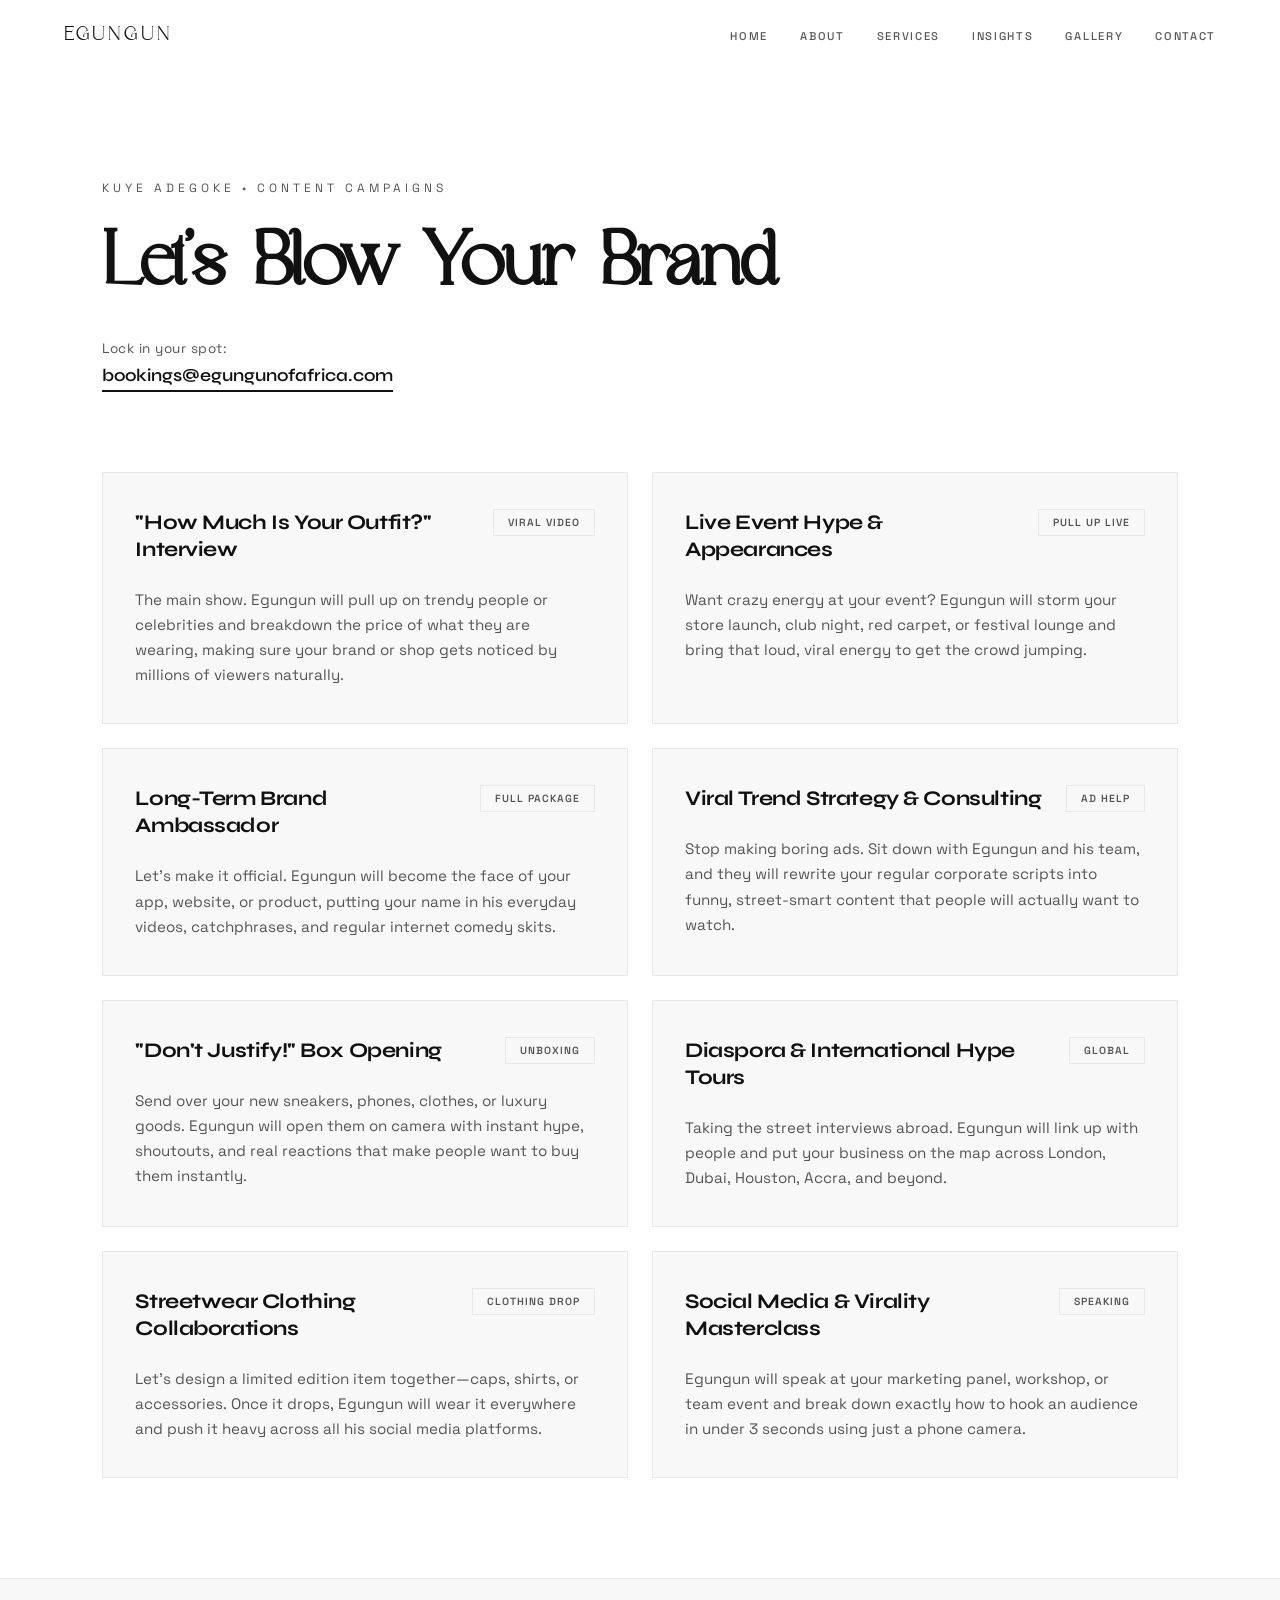
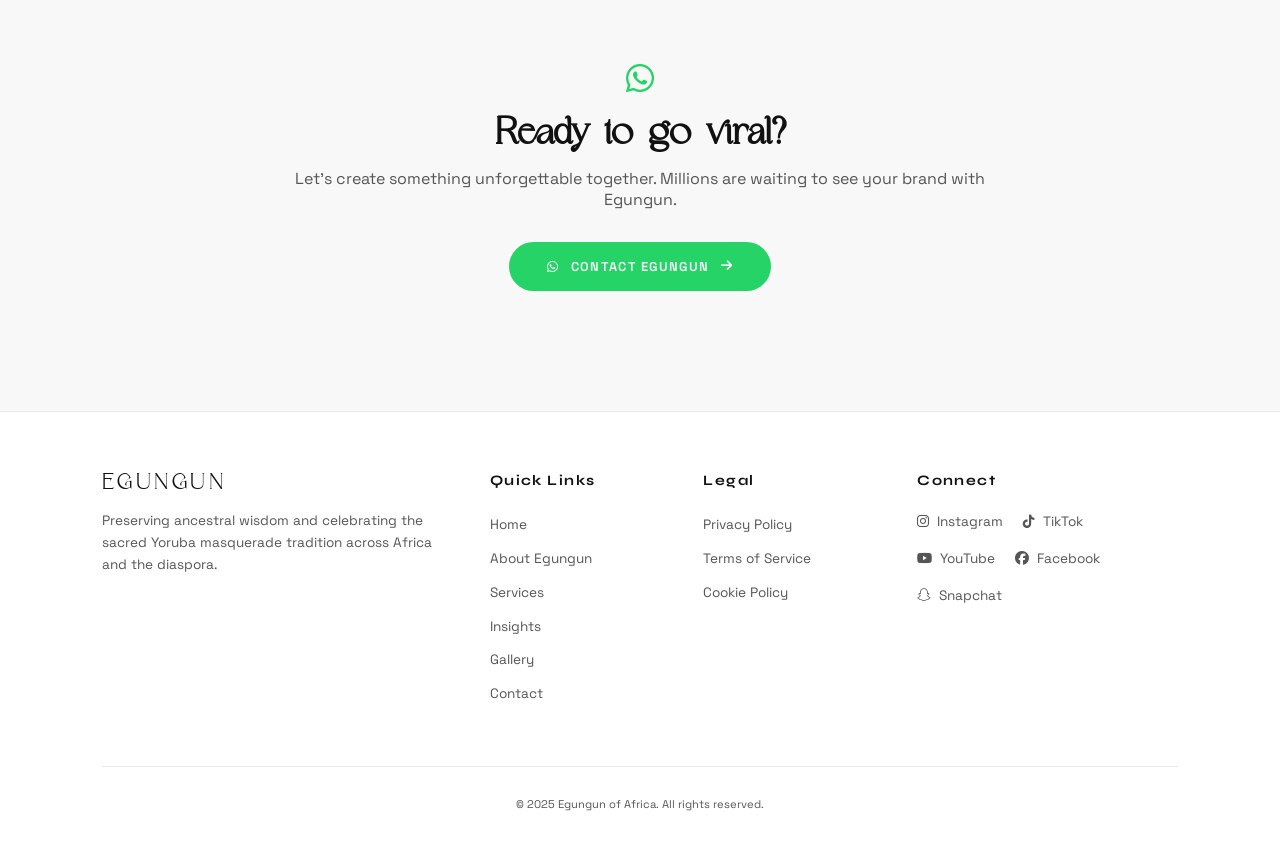
<file: services.html>
<!DOCTYPE html>
<html lang="en">
<head>
  <meta charset="UTF-8" />
  <meta name="viewport" content="width=device-width, initial-scale=1.0, viewport-fit=cover" />
  <title>Services | Egungun of Africa</title>
  
  <link rel="stylesheet" href="https://cdnjs.cloudflare.com/ajax/libs/font-awesome/6.4.0/css/all.min.css">
  <link href="https://fonts.googleapis.com/css2?family=Space+Grotesk:wght@300;400;500;600;700&family=Syne:wght@400;500;600;700;800&family=Clash+Display:wght@400;500;600;700&family=Inter:wght@300;400;500;600;700&display=swap" rel="stylesheet">
  
  <style>
    @font-face {
      font-family: 'Milchella';
      src: url('fonts/Milchella-Regular.ttf') format('truetype');
      font-weight: normal;
      font-style: normal;
      font-display: swap;
    }

    :root {
      --bg-main: #ffffff;
      --bg-surface: #f8f8f8;
      --border-light: #e8e8e8;
      --text-dark: #111111;
      --text-muted: #555555;
      --brand-primary: #000000;
    }

    @media (prefers-color-scheme: dark) {
      :root {
        --bg-main: #000000;
        --bg-surface: #0a0a0a;
        --border-light: #1a1a1a;
        --text-dark: #ffffff;
        --text-muted: #aaaaaa;
        --brand-primary: #ffffff;
      }
    }

    * { margin: 0; padding: 0; box-sizing: border-box; }
    html { scroll-behavior: smooth; }
    body { background: var(--bg-main); color: var(--text-dark); font-family: 'Space Grotesk', sans-serif; overflow-x: hidden; }

    .reveal { opacity: 0; transform: translateY(50px); transition: all 0.8s cubic-bezier(0.25, 0.46, 0.45, 0.94); }
    .reveal.active { opacity: 1; transform: translateY(0); }
    .reveal-scale { opacity: 0; transform: scale(0.95); transition: all 0.6s cubic-bezier(0.25, 0.46, 0.45, 0.94); }
    .reveal-scale.active { opacity: 1; transform: scale(1); }
    .delay-1 { transition-delay: 0.05s; }
    .delay-2 { transition-delay: 0.1s; }
    .delay-3 { transition-delay: 0.15s; }
    .delay-4 { transition-delay: 0.2s; }
    .delay-5 { transition-delay: 0.25s; }
    .delay-6 { transition-delay: 0.3s; }
    .delay-7 { transition-delay: 0.35s; }
    .delay-8 { transition-delay: 0.4s; }

    .nav { position: fixed; top: 0; left: 0; width: 100%; padding: 1.5rem 4rem; display: flex; justify-content: space-between; align-items: center; z-index: 1000; background: transparent; transition: all 0.5s ease; }
    .nav.scrolled { background: var(--bg-main); backdrop-filter: blur(10px); border-bottom: 1px solid var(--border-light); padding: 1rem 4rem; }
    .nav__logo { font-family: 'Milchella', 'Syne', serif; font-size: 1.3rem; letter-spacing: 0.15em; color: var(--text-dark); text-decoration: none; }
    .nav__links { display: flex; gap: 2rem; list-style: none; }
    .nav__links a { color: var(--text-dark); text-decoration: none; font-size: 0.7rem; letter-spacing: 0.15em; text-transform: uppercase; font-weight: 500; opacity: 0.7; transition: all 0.3s ease; }
    .nav__links a:hover { opacity: 1; }
    .nav__hamburger { display: none; flex-direction: column; gap: 6px; cursor: pointer; }
    .nav__hamburger span { width: 28px; height: 2px; background: var(--text-dark); transition: all 0.3s ease; }

    .hero { padding: 180px 8% 80px; background: var(--bg-main); position: relative; overflow: hidden; }
    .hero-container { max-width: 1200px; margin: 0 auto; position: relative; z-index: 2; }
    .tagline { font-family: 'Space Grotesk', sans-serif; font-size: 0.75rem; text-transform: uppercase; letter-spacing: 4px; color: var(--text-muted); margin-bottom: 1.5rem; }
    h1 { font-family: 'Milchella', 'Syne', serif; font-size: clamp(2.8rem, 8vw, 5rem); font-weight: 700; letter-spacing: -0.02em; line-height: 1.1; color: var(--text-dark); margin-bottom: 1rem; }
    .hero-description { font-family: 'Space Grotesk', sans-serif; font-size: 1rem; color: var(--text-muted); max-width: 500px; margin-bottom: 2rem; }
    .booking-box { margin-top: 2rem; }
    .booking-box p { font-family: 'Space Grotesk', sans-serif; font-size: 0.85rem; color: var(--text-muted); margin-bottom: 8px; letter-spacing: 0.5px; }
    .booking-box a { font-family: 'Clash Display', 'Syne', sans-serif; font-size: 1.1rem; font-weight: 600; color: var(--text-dark); text-decoration: none; border-bottom: 2px solid var(--text-dark); transition: all 0.3s ease; display: inline-block; padding-bottom: 4px; }
    .booking-box a:hover { opacity: 0.7; transform: translateX(3px); }

    .services-section { padding: 0 8% 100px; background: var(--bg-main); }
    .services-container { max-width: 1400px; margin: 0 auto; }
    .services-grid { display: grid; grid-template-columns: repeat(2, 1fr); gap: 24px; }
    .service-card { background: var(--bg-surface); border: 1px solid var(--border-light); padding: 36px 32px; transition: all 0.4s ease; position: relative; overflow: hidden; }
    .service-card::before { content: ''; position: absolute; top: 0; left: 0; width: 0; height: 2px; background: var(--text-dark); transition: width 0.4s ease; }
    .service-card:hover::before { width: 100%; }
    .service-card:hover { transform: translateY(-6px); border-color: var(--text-dark); }
    .card-header { display: flex; justify-content: space-between; align-items: flex-start; gap: 16px; margin-bottom: 24px; flex-wrap: wrap; }
    .service-title { font-family: 'Clash Display', 'Syne', sans-serif; font-size: 1.3rem; font-weight: 700; letter-spacing: -0.02em; line-height: 1.3; color: var(--text-dark); flex: 1; }
    .service-badge { font-family: 'Space Grotesk', sans-serif; font-size: 0.65rem; font-weight: 600; text-transform: uppercase; padding: 6px 14px; border: 1px solid var(--border-light); color: var(--text-muted); background: transparent; letter-spacing: 1px; transition: all 0.3s ease; white-space: nowrap; }
    .service-card:hover .service-badge { background: var(--text-dark); color: var(--bg-main); border-color: var(--text-dark); }
    .service-description { font-family: 'Space Grotesk', sans-serif; font-size: 0.95rem; color: var(--text-muted); line-height: 1.65; }

    .cta-section { padding: 80px 8% 120px; background: var(--bg-surface); text-align: center; border-top: 1px solid var(--border-light); }
    .cta-container { max-width: 700px; margin: 0 auto; }
    .cta-icon { font-size: 2rem; margin-bottom: 1rem; color: var(--text-muted); }
    .cta-title { font-family: 'Milchella', 'Syne', serif; font-size: clamp(1.8rem, 5vw, 2.5rem); color: var(--text-dark); margin-bottom: 1rem; }
    .cta-text { font-family: 'Space Grotesk', sans-serif; font-size: 1rem; color: var(--text-muted); margin-bottom: 2rem; }
    .whatsapp-btn { display: inline-flex; align-items: center; gap: 12px; background: #25D366; color: #ffffff; padding: 16px 38px; text-decoration: none; font-family: 'Space Grotesk', sans-serif; font-size: 0.8rem; font-weight: 600; letter-spacing: 0.1em; transition: all 0.4s ease; border: none; border-radius: 50px; cursor: pointer; }
    .whatsapp-btn:hover { background: #128C7E; transform: translateY(-3px); gap: 16px; }

    .footer { background: var(--bg-main); border-top: 1px solid var(--border-light); padding: 60px 8% 40px; }
    .footer-container { max-width: 1200px; margin: 0 auto; }
    .footer-grid { display: grid; grid-template-columns: 2fr 1fr 1fr 1.5fr; gap: 40px; margin-bottom: 50px; }
    .footer-brand .footer-logo { font-family: 'Milchella', 'Syne', serif; font-size: 1.5rem; letter-spacing: 0.15em; color: var(--text-dark); margin-bottom: 1rem; display: inline-block; text-decoration: none; }
    .footer-brand p { font-family: 'Space Grotesk', sans-serif; font-size: 0.85rem; color: var(--text-muted); line-height: 1.6; }
    .footer-col h4 { font-family: 'Clash Display', 'Syne', sans-serif; font-size: 0.9rem; font-weight: 700; letter-spacing: 0.1em; margin-bottom: 1.5rem; color: var(--text-dark); }
    .footer-col ul { list-style: none; }
    .footer-col li { margin-bottom: 0.8rem; }
    .footer-col a { font-family: 'Space Grotesk', sans-serif; color: var(--text-muted); text-decoration: none; font-size: 0.85rem; transition: all 0.3s ease; }
    .footer-col a:hover { color: var(--text-dark); transform: translateX(3px); display: inline-block; }
    .social-links { display: flex; gap: 20px; flex-wrap: wrap; }
    .social-link { display: inline-flex; align-items: center; gap: 8px; color: var(--text-muted); text-decoration: none; font-family: 'Space Grotesk', sans-serif; font-size: 0.8rem; transition: all 0.3s ease; }
    .social-link:hover { color: var(--text-dark); transform: translateY(-2px); }
    .footer-bottom { text-align: center; padding-top: 30px; border-top: 1px solid var(--border-light); font-family: 'Space Grotesk', sans-serif; font-size: 0.7rem; color: var(--text-muted); }

    @media (max-width: 968px) {
      .nav { padding: 1.5rem 2rem; }
      .nav.scrolled { padding: 1rem 2rem; }
      .nav__hamburger { display: flex; }
      .nav__links { position: fixed; top: 70px; left: -100%; width: 100%; height: calc(100vh - 70px); background: var(--bg-main); flex-direction: column; align-items: center; justify-content: center; transition: left 0.4s; gap: 2rem; }
      .nav__links.active { left: 0; }
      .services-grid { grid-template-columns: 1fr; gap: 20px; }
      .footer-grid { grid-template-columns: repeat(2, 1fr); gap: 30px; }
    }
    @media (max-width: 600px) {
      .hero { padding: 140px 5% 50px; }
      .services-section { padding: 0 5% 60px; }
      .cta-section { padding: 60px 5% 80px; }
      .footer-grid { grid-template-columns: 1fr; text-align: center; }
      .social-links { justify-content: center; }
      .service-card { padding: 28px 24px; }
      .whatsapp-btn { width: 100%; justify-content: center; }
    }
    ::-webkit-scrollbar { width: 6px; }
    ::-webkit-scrollbar-track { background: #0a0a0a; }
    ::-webkit-scrollbar-thumb { background: #333333; border-radius: 10px; }
  </style>
</head>
<body>

  <nav class="nav" id="nav">
    <a href="home.html" class="nav__logo">EGUNGUN</a>
    <div class="nav__hamburger" id="hamburger"><span></span><span></span><span></span></div>
    <ul class="nav__links" id="navLinks">
      <li><a href="home.html">Home</a></li><li><a href="about.html">About</a></li><li><a href="services.html">Services</a></li><li><a href="insights.html">Insights</a></li><li><a href="gallery.html">Gallery</a></li><li><a href="contact.html">Contact</a></li>
    </ul>
  </nav>

  <section class="hero reveal">
    <div class="hero-container">
      <p class="tagline">Kuye Adegoke • Content Campaigns</p>
      <h1>Let's Blow Your Brand</h1>
      <div class="booking-box"><p>Lock in your spot:</p><a href="mailto:bookings@egungunofafrica.com">bookings@egungunofafrica.com</a></div>
    </div>
  </section>

  <section class="services-section">
    <div class="services-container">
      <div class="services-grid">
        <div class="service-card reveal-scale delay-1"><div class="card-header"><h3 class="service-title">"How Much Is Your Outfit?" Interview</h3><span class="service-badge">Viral Video</span></div><div class="service-description"><p>The main show. Egungun will pull up on trendy people or celebrities and breakdown the price of what they are wearing, making sure your brand or shop gets noticed by millions of viewers naturally.</p></div></div>
        <div class="service-card reveal-scale delay-2"><div class="card-header"><h3 class="service-title">Live Event Hype & Appearances</h3><span class="service-badge">Pull Up Live</span></div><div class="service-description"><p>Want crazy energy at your event? Egungun will storm your store launch, club night, red carpet, or festival lounge and bring that loud, viral energy to get the crowd jumping.</p></div></div>
        <div class="service-card reveal-scale delay-3"><div class="card-header"><h3 class="service-title">Long-Term Brand Ambassador</h3><span class="service-badge">Full Package</span></div><div class="service-description"><p>Let's make it official. Egungun will become the face of your app, website, or product, putting your name in his everyday videos, catchphrases, and regular internet comedy skits.</p></div></div>
        <div class="service-card reveal-scale delay-4"><div class="card-header"><h3 class="service-title">Viral Trend Strategy & Consulting</h3><span class="service-badge">Ad Help</span></div><div class="service-description"><p>Stop making boring ads. Sit down with Egungun and his team, and they will rewrite your regular corporate scripts into funny, street-smart content that people will actually want to watch.</p></div></div>
        <div class="service-card reveal-scale delay-5"><div class="card-header"><h3 class="service-title">"Don't Justify!" Box Opening</h3><span class="service-badge">Unboxing</span></div><div class="service-description"><p>Send over your new sneakers, phones, clothes, or luxury goods. Egungun will open them on camera with instant hype, shoutouts, and real reactions that make people want to buy them instantly.</p></div></div>
        <div class="service-card reveal-scale delay-6"><div class="card-header"><h3 class="service-title">Diaspora & International Hype Tours</h3><span class="service-badge">Global</span></div><div class="service-description"><p>Taking the street interviews abroad. Egungun will link up with people and put your business on the map across London, Dubai, Houston, Accra, and beyond.</p></div></div>
        <div class="service-card reveal-scale delay-7"><div class="card-header"><h3 class="service-title">Streetwear Clothing Collaborations</h3><span class="service-badge">Clothing Drop</span></div><div class="service-description"><p>Let's design a limited edition item together—caps, shirts, or accessories. Once it drops, Egungun will wear it everywhere and push it heavy across all his social media platforms.</p></div></div>
        <div class="service-card reveal-scale delay-8"><div class="card-header"><h3 class="service-title">Social Media & Virality Masterclass</h3><span class="service-badge">Speaking</span></div><div class="service-description"><p>Egungun will speak at your marketing panel, workshop, or team event and break down exactly how to hook an audience in under 3 seconds using just a phone camera.</p></div></div>
      </div>
    </div>
  </section>

  <section class="cta-section reveal">
    <div class="cta-container">
      <div class="cta-icon"><i class="fab fa-whatsapp" style="color: #25D366;"></i></div>
      <h2 class="cta-title">Ready to go viral?</h2>
      <p class="cta-text">Let's create something unforgettable together. Millions are waiting to see your brand with Egungun.</p>
      <a href="https://wa.me/27655365284?text=Hi%20Egungun%20Of%20Lagos%2C%20I%27m%20interested%20in%20your%20services" target="_blank" class="whatsapp-btn"><i class="fab fa-whatsapp"></i><span>CONTACT EGUNGUN</span><i class="fas fa-arrow-right"></i></a>
    </div>
  </section>

  <footer class="footer">
    <div class="footer-container">
      <div class="footer-grid">
        <div class="footer-brand"><a href="home.html" class="footer-logo">EGUNGUN</a><p>Preserving ancestral wisdom and celebrating the sacred Yoruba masquerade tradition across Africa and the diaspora.</p></div>
        <div class="footer-col"><h4>Quick Links</h4><ul><li><a href="home.html">Home</a></li><li><a href="about.html">About Egungun</a></li><li><a href="services.html">Services</a></li><li><a href="insights.html">Insights</a></li><li><a href="gallery.html">Gallery</a></li><li><a href="contact.html">Contact</a></li></ul></div>
        <div class="footer-col"><h4>Legal</h4><ul><li><a href="#">Privacy Policy</a></li><li><a href="#">Terms of Service</a></li><li><a href="#">Cookie Policy</a></li></ul></div>
        <div class="footer-col"><h4>Connect</h4><div class="social-links"><a href="https://www.instagram.com/_egungun" target="_blank" class="social-link"><i class="fab fa-instagram"></i> Instagram</a><a href="https://www.tiktok.com/@_egungun" target="_blank" class="social-link"><i class="fab fa-tiktok"></i> TikTok</a><a href="https://www.youtube.com/@EgungunOfLagos" target="_blank" class="social-link"><i class="fab fa-youtube"></i> YouTube</a><a href="https://www.facebook.com/egunguncomic/" target="_blank" class="social-link"><i class="fab fa-facebook"></i> Facebook</a><a href="https://www.snapchat.com/t/DswsNu04" target="_blank" class="social-link"><i class="fab fa-snapchat"></i> Snapchat</a></div></div>
      </div>
      <div class="footer-bottom"><p>© 2025 Egungun of Africa. All rights reserved.</p></div>
    </div>
  </footer>

  <script>
    const revealElements = document.querySelectorAll('.reveal, .reveal-scale');
    const revealObserver = new IntersectionObserver((entries) => {
      entries.forEach(entry => { if (entry.isIntersecting) { entry.target.classList.add('active'); revealObserver.unobserve(entry.target); } });
    }, { threshold: 0.1, rootMargin: '0px 0px -50px 0px' });
    revealElements.forEach(el => revealObserver.observe(el));

    const nav = document.getElementById('nav'), hamburger = document.getElementById('hamburger'), navLinks = document.getElementById('navLinks');
    window.addEventListener('scroll', () => { window.scrollY > 70 ? nav.classList.add('scrolled') : nav.classList.remove('scrolled'); });
    if (hamburger) hamburger.addEventListener('click', () => navLinks.classList.toggle('active'));
    document.querySelectorAll('.nav__links a').forEach(link => link.addEventListener('click', () => navLinks.classList.remove('active')));
  </script>
</body>
</html>
</file>
